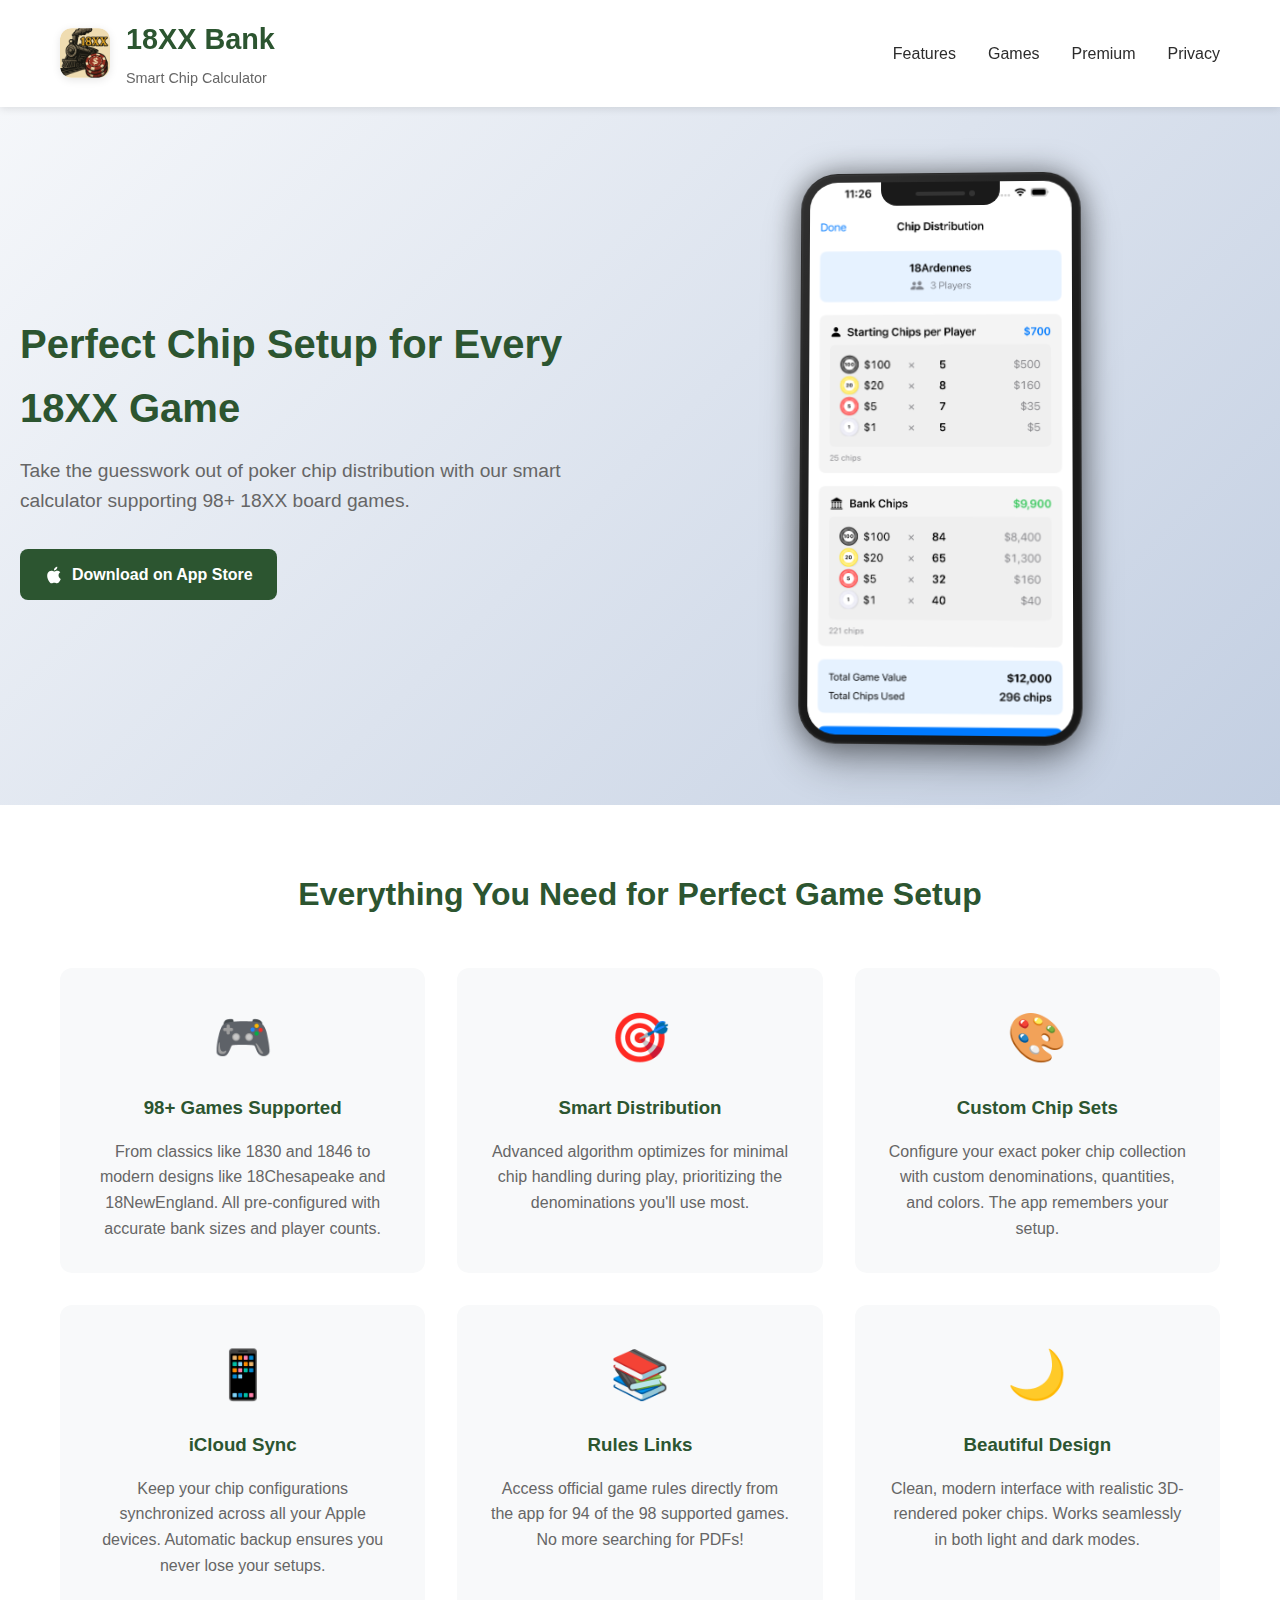
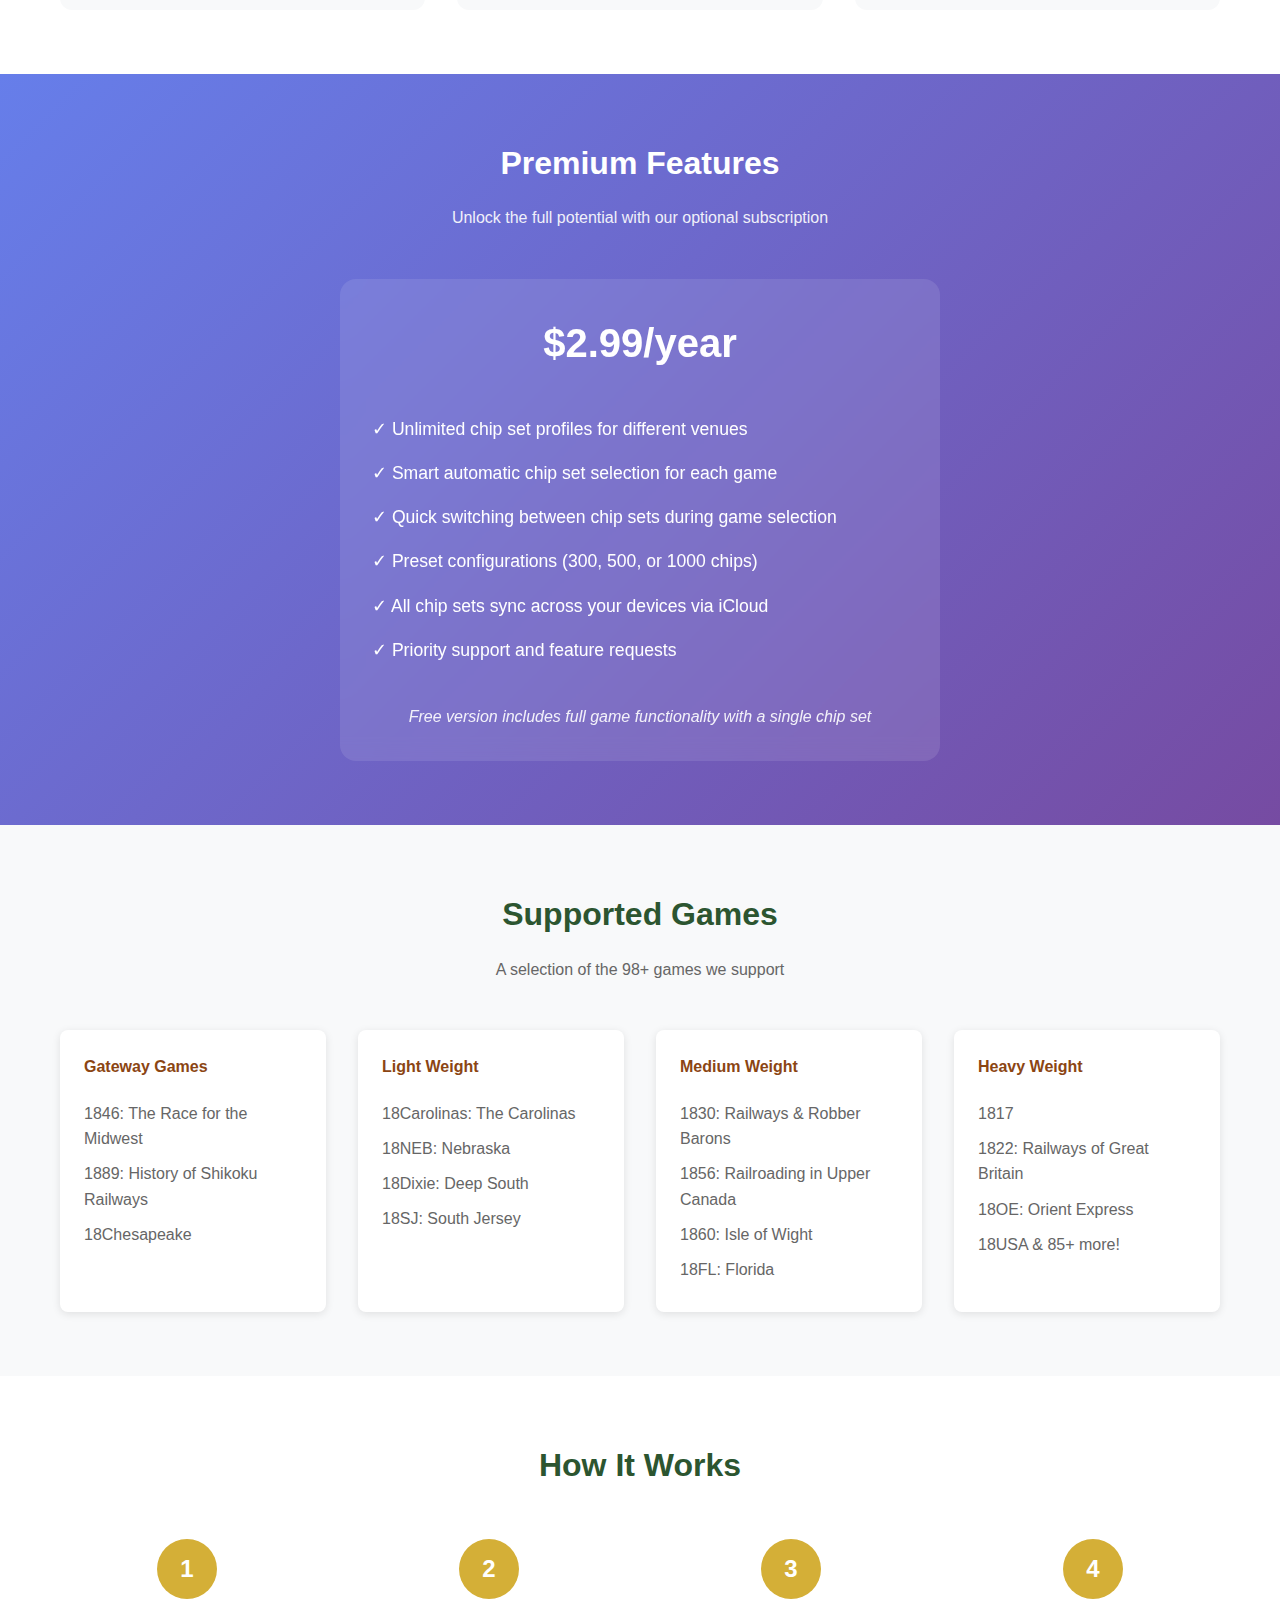
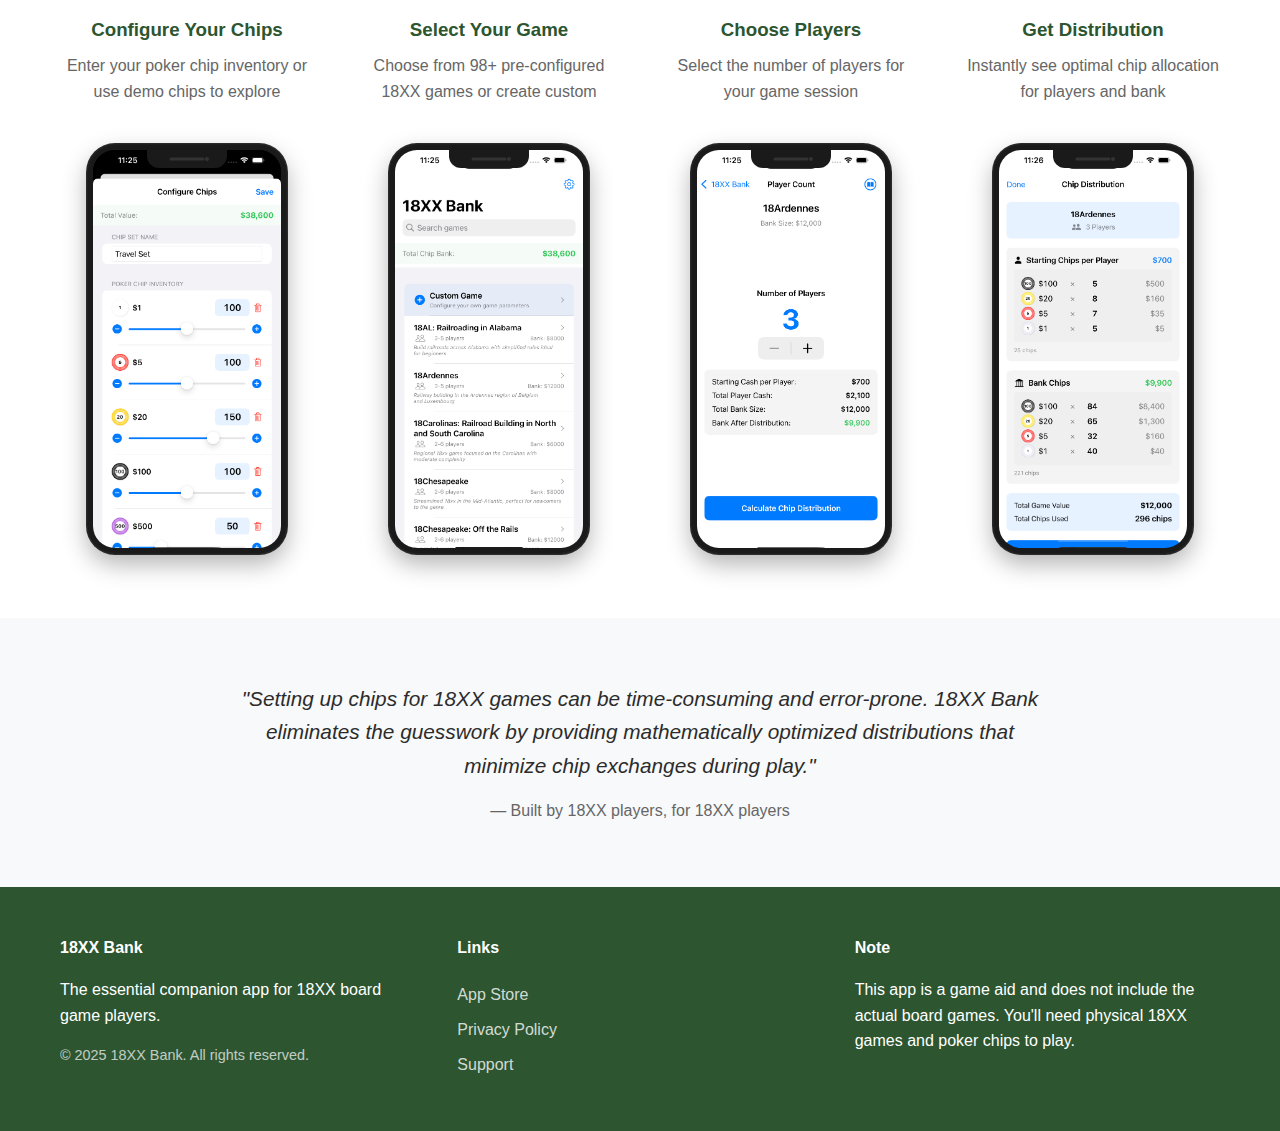
<file: index.html>
<!DOCTYPE html>
<html lang="en">
<head>
    <meta charset="UTF-8">
    <meta name="viewport" content="width=device-width, initial-scale=1.0">
    <title>18XX Bank - Smart Chip Calculator for 18XX Board Games</title>
    <meta name="description" content="The essential iOS companion app for 18XX board game players. Calculate optimal poker chip distributions for 98+ games instantly.">
    <link rel="stylesheet" href="styles.css">
    <link rel="apple-touch-icon" sizes="180x180" href="icon.png">
    <link rel="icon" type="image/png" sizes="32x32" href="icon.png">
</head>
<body>
    <header>
        <nav>
            <div class="nav-container">
                <div class="logo">
                    <img src="icon.png" alt="18XX Bank App Icon" class="header-icon">
                    <div>
                        <h1>18XX Bank</h1>
                        <span class="tagline">Smart Chip Calculator</span>
                    </div>
                </div>
                <div class="nav-links">
                    <a href="#features">Features</a>
                    <a href="#games">Games</a>
                    <a href="#premium">Premium</a>
                    <a href="privacy.html">Privacy</a>
                </div>
            </div>
        </nav>
    </header>

    <section class="hero">
        <div class="hero-content">
            <h2>Perfect Chip Setup for Every 18XX Game</h2>
            <p class="hero-subtitle">Take the guesswork out of poker chip distribution with our smart calculator supporting 98+ 18XX board games.</p>
            <div class="download-buttons">
                <a href="https://apps.apple.com/us/app/18xx-bank-chip-calculator/id6751824850" class="btn-primary">
                    <svg class="apple-logo" viewBox="0 0 24 24" fill="currentColor">
                        <path d="M18.71 19.5c-.83 1.24-1.71 2.45-3.05 2.47-1.34.03-1.77-.79-3.29-.79-1.53 0-2 .77-3.27.82-1.31.05-2.3-1.32-3.14-2.53C4.25 17 2.94 12.45 4.7 9.39c.87-1.52 2.43-2.48 4.12-2.51 1.28-.02 2.5.87 3.29.87.78 0 2.26-1.07 3.81-.91.65.03 2.47.26 3.64 1.98-.09.06-2.17 1.28-2.15 3.81.03 3.02 2.65 4.03 2.68 4.04-.03.07-.42 1.44-1.38 2.83M13 3.5c.73-.83 1.94-1.46 2.94-1.5.13 1.17-.34 2.35-1.04 3.19-.69.85-1.83 1.51-2.95 1.42-.15-1.15.41-2.35 1.05-3.11z"/>
                    </svg>
                    Download on App Store
                </a>
            </div>
        </div>
        <div class="hero-image">
            <div class="iphone-container">
                <div class="iphone">
                    <div class="iphone-notch"></div>
                    <div class="iphone-screen">
                        <img src="distribution_screen.png" alt="18XX Bank chip distribution screen showing 18Ardennes game setup">
                    </div>
                </div>
            </div>
        </div>
    </section>

    <section id="features" class="features">
        <div class="container">
            <h2>Everything You Need for Perfect Game Setup</h2>
            <div class="features-grid">
                <div class="feature-card">
                    <div class="feature-icon">🎮</div>
                    <h3>98+ Games Supported</h3>
                    <p>From classics like 1830 and 1846 to modern designs like 18Chesapeake and 18NewEngland. All pre-configured with accurate bank sizes and player counts.</p>
                </div>
                <div class="feature-card">
                    <div class="feature-icon">🎯</div>
                    <h3>Smart Distribution</h3>
                    <p>Advanced algorithm optimizes for minimal chip handling during play, prioritizing the denominations you'll use most.</p>
                </div>
                <div class="feature-card">
                    <div class="feature-icon">🎨</div>
                    <h3>Custom Chip Sets</h3>
                    <p>Configure your exact poker chip collection with custom denominations, quantities, and colors. The app remembers your setup.</p>
                </div>
                <div class="feature-card">
                    <div class="feature-icon">📱</div>
                    <h3>iCloud Sync</h3>
                    <p>Keep your chip configurations synchronized across all your Apple devices. Automatic backup ensures you never lose your setups.</p>
                </div>
                <div class="feature-card">
                    <div class="feature-icon">📚</div>
                    <h3>Rules Links</h3>
                    <p>Access official game rules directly from the app for 94 of the 98 supported games. No more searching for PDFs!</p>
                </div>
                <div class="feature-card">
                    <div class="feature-icon">🌙</div>
                    <h3>Beautiful Design</h3>
                    <p>Clean, modern interface with realistic 3D-rendered poker chips. Works seamlessly in both light and dark modes.</p>
                </div>
            </div>
        </div>
    </section>

    <section id="premium" class="premium">
        <div class="container">
            <h2>Premium Features</h2>
            <p class="premium-subtitle">Unlock the full potential with our optional subscription</p>
            <div class="premium-box">
                <div class="premium-content">
                    <h3>$2.99/year</h3>
                    <ul class="premium-features">
                        <li>✓ Unlimited chip set profiles for different venues</li>
                        <li>✓ Smart automatic chip set selection for each game</li>
                        <li>✓ Quick switching between chip sets during game selection</li>
                        <li>✓ Preset configurations (300, 500, or 1000 chips)</li>
                        <li>✓ All chip sets sync across your devices via iCloud</li>
                        <li>✓ Priority support and feature requests</li>
                    </ul>
                    <p class="free-note">Free version includes full game functionality with a single chip set</p>
                </div>
            </div>
        </div>
    </section>

    <section id="games" class="games">
        <div class="container">
            <h2>Supported Games</h2>
            <p class="games-subtitle">A selection of the 98+ games we support</p>
            <div class="games-grid">
                <div class="game-category">
                    <h4>Gateway Games</h4>
                    <ul>
                        <li>1846: The Race for the Midwest</li>
                        <li>1889: History of Shikoku Railways</li>
                        <li>18Chesapeake</li>
                    </ul>
                </div>
                <div class="game-category">
                    <h4>Light Weight</h4>
                    <ul>
                        <li>18Carolinas: The Carolinas</li>
                        <li>18NEB: Nebraska</li>
                        <li>18Dixie: Deep South</li>
                        <li>18SJ: South Jersey</li>
                    </ul>
                </div>
                <div class="game-category">
                    <h4>Medium Weight</h4>
                    <ul>
                        <li>1830: Railways & Robber Barons</li>
                        <li>1856: Railroading in Upper Canada</li>
                        <li>1860: Isle of Wight</li>
                        <li>18FL: Florida</li>
                    </ul>
                </div>
                <div class="game-category">
                    <h4>Heavy Weight</h4>
                    <ul>
                        <li>1817</li>
                        <li>1822: Railways of Great Britain</li>
                        <li>18OE: Orient Express</li>
                        <li>18USA & 85+ more!</li>
                    </ul>
                </div>
            </div>
        </div>
    </section>

    <section class="how-it-works">
        <div class="container">
            <h2>How It Works</h2>
            <div class="steps">
                <div class="step">
                    <div class="step-number">1</div>
                    <h3>Configure Your Chips</h3>
                    <p>Enter your poker chip inventory or use demo chips to explore</p>
                    <div class="step-iphone">
                        <div class="step-iphone-frame">
                            <div class="iphone-notch"></div>
                            <div class="iphone-screen">
                                <img src="step1.png" alt="Configure chips screen">
                            </div>
                        </div>
                    </div>
                </div>
                <div class="step">
                    <div class="step-number">2</div>
                    <h3>Select Your Game</h3>
                    <p>Choose from 98+ pre-configured 18XX games or create custom</p>
                    <div class="step-iphone">
                        <div class="step-iphone-frame">
                            <div class="iphone-notch"></div>
                            <div class="iphone-screen">
                                <img src="step2.png" alt="Game selection screen">
                            </div>
                        </div>
                    </div>
                </div>
                <div class="step">
                    <div class="step-number">3</div>
                    <h3>Choose Players</h3>
                    <p>Select the number of players for your game session</p>
                    <div class="step-iphone">
                        <div class="step-iphone-frame">
                            <div class="iphone-notch"></div>
                            <div class="iphone-screen">
                                <img src="step3.png" alt="Player count selection screen">
                            </div>
                        </div>
                    </div>
                </div>
                <div class="step">
                    <div class="step-number">4</div>
                    <h3>Get Distribution</h3>
                    <p>Instantly see optimal chip allocation for players and bank</p>
                    <div class="step-iphone">
                        <div class="step-iphone-frame">
                            <div class="iphone-notch"></div>
                            <div class="iphone-screen">
                                <img src="step4.png" alt="Chip distribution results screen">
                            </div>
                        </div>
                    </div>
                </div>
            </div>
        </div>
    </section>

    <section class="testimonial">
        <div class="container">
            <blockquote>
                <p>"Setting up chips for 18XX games can be time-consuming and error-prone. 18XX Bank eliminates the guesswork by providing mathematically optimized distributions that minimize chip exchanges during play."</p>
                <cite>— Built by 18XX players, for 18XX players</cite>
            </blockquote>
        </div>
    </section>

    <footer>
        <div class="container">
            <div class="footer-content">
                <div class="footer-section">
                    <h4>18XX Bank</h4>
                    <p>The essential companion app for 18XX board game players.</p>
                    <p class="copyright">© 2025 18XX Bank. All rights reserved.</p>
                </div>
                <div class="footer-section">
                    <h4>Links</h4>
                    <ul>
                        <li><a href="https://apps.apple.com/us/app/18xx-bank-chip-calculator/id6751824850">App Store</a></li>
                        <li><a href="privacy.html">Privacy Policy</a></li>
                        <li><a href="mailto:support@18xxbank.app">Support</a></li>
                    </ul>
                </div>
                <div class="footer-section">
                    <h4>Note</h4>
                    <p>This app is a game aid and does not include the actual board games. You'll need physical 18XX games and poker chips to play.</p>
                </div>
            </div>
        </div>
    </footer>
</body>
</html>
</file>
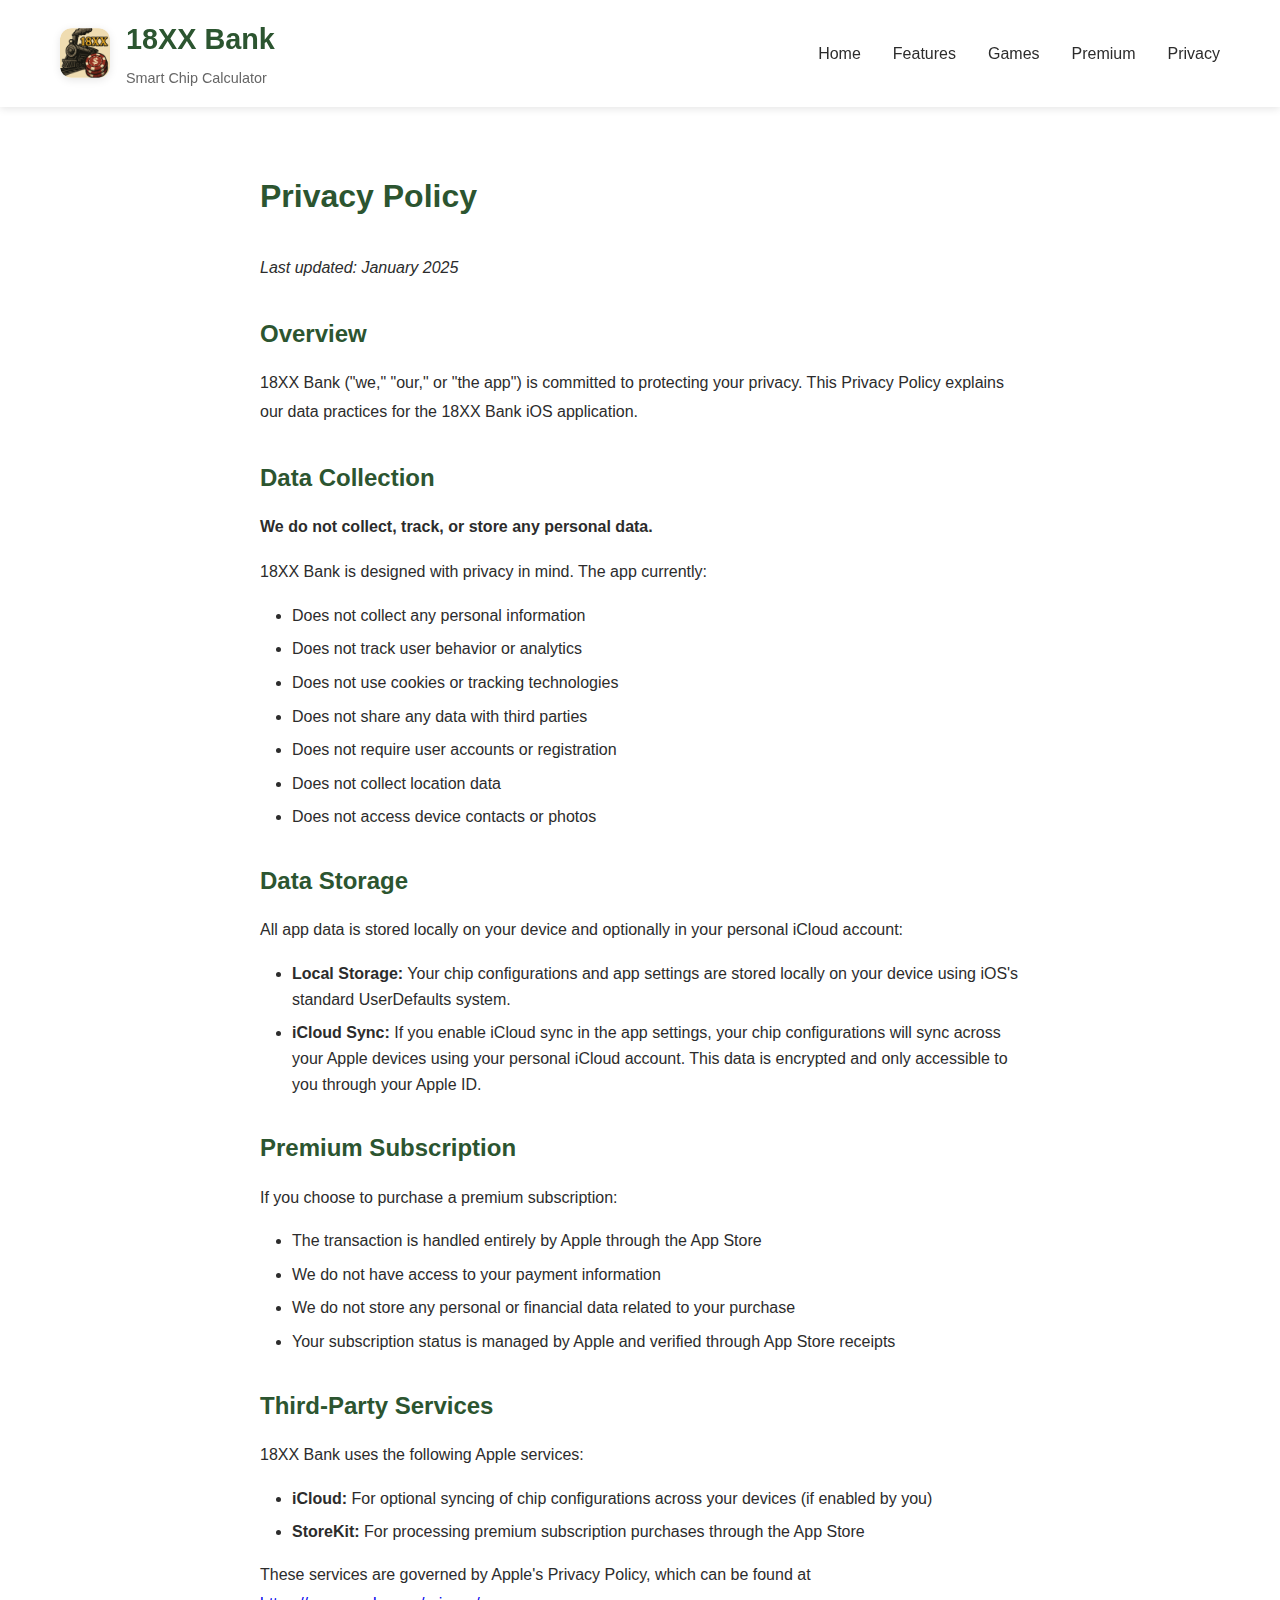
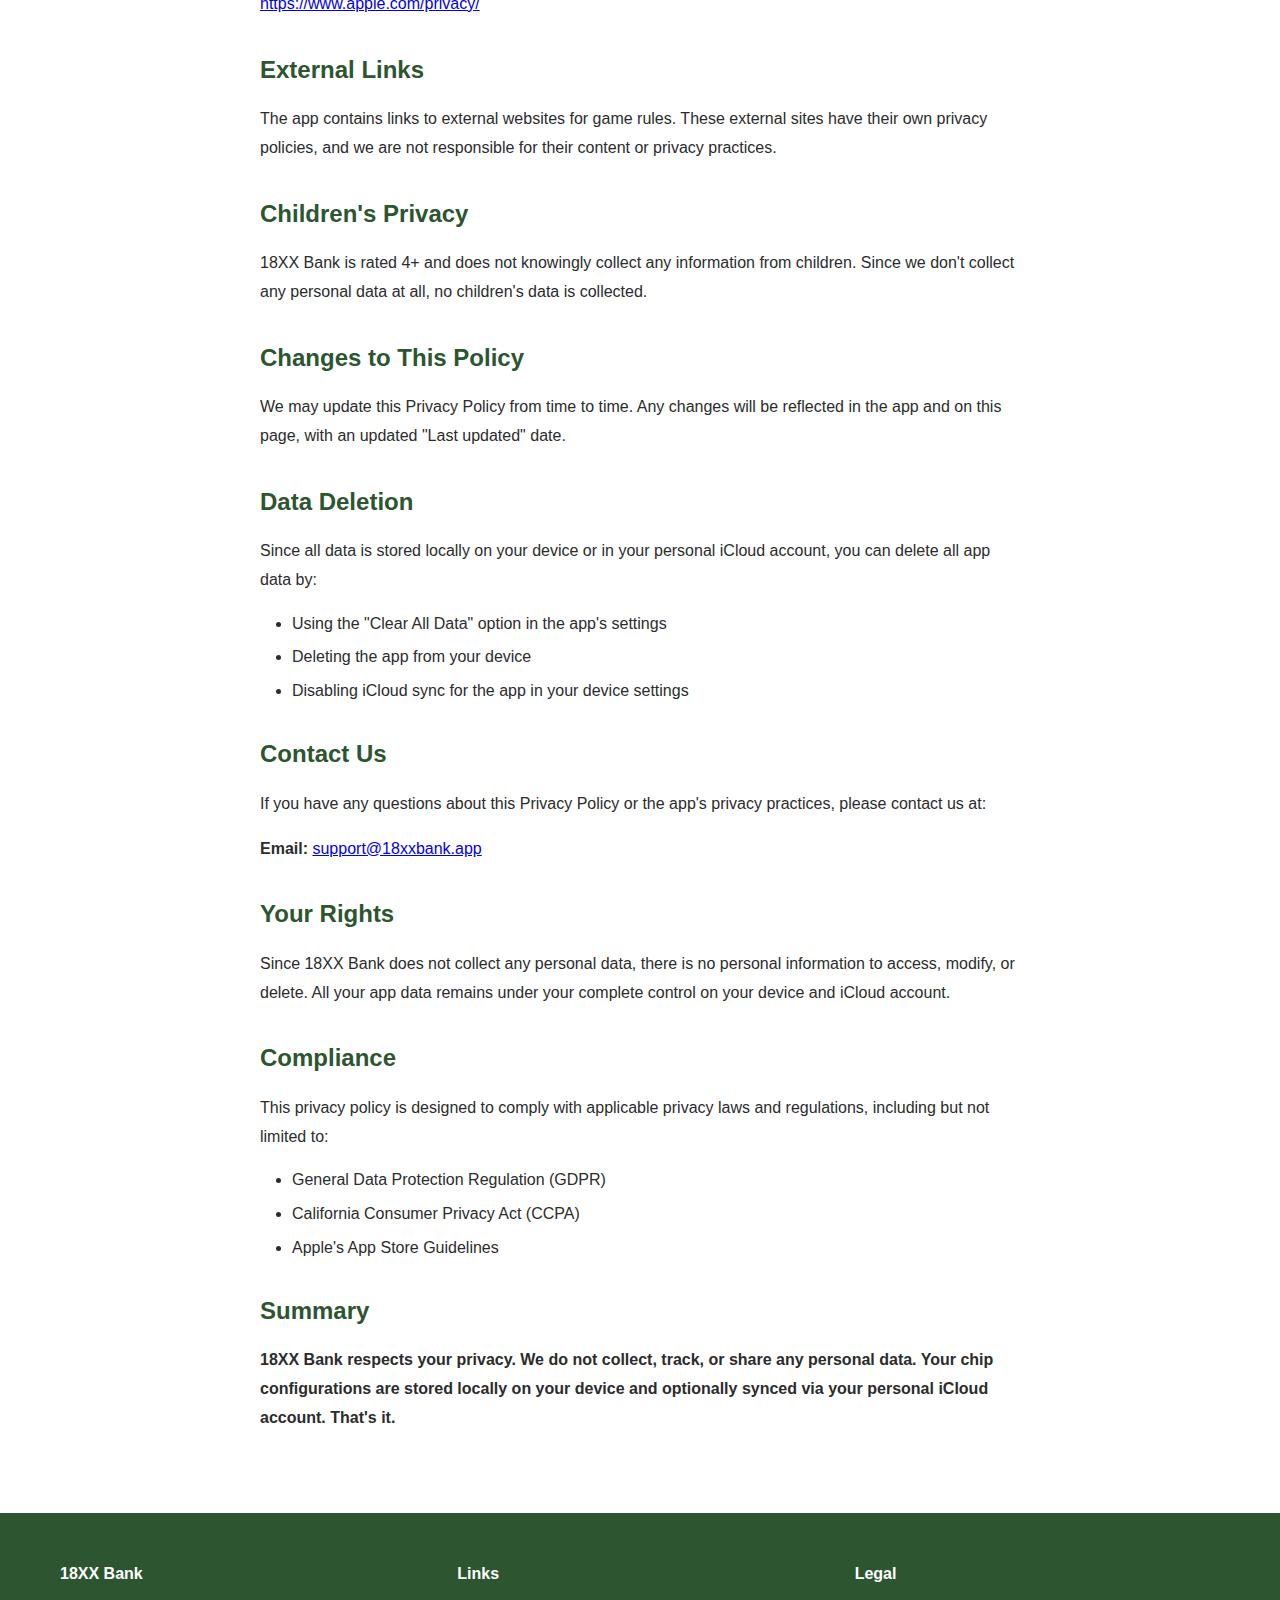
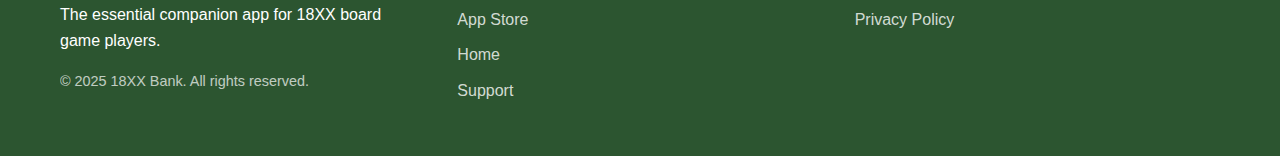
<file: privacy.html>
<!DOCTYPE html>
<html lang="en">
<head>
    <meta charset="UTF-8">
    <meta name="viewport" content="width=device-width, initial-scale=1.0">
    <title>Privacy Policy - 18XX Bank</title>
    <meta name="description" content="Privacy Policy for 18XX Bank - Smart Chip Calculator for 18XX Board Games">
    <link rel="stylesheet" href="styles.css">
    <link rel="apple-touch-icon" sizes="180x180" href="icon.png">
    <link rel="icon" type="image/png" sizes="32x32" href="icon.png">
    <style>
        .privacy-content {
            max-width: 800px;
            margin: 0 auto;
            padding: 4rem 20px;
        }
        .privacy-content h1 {
            color: var(--primary-color);
            margin-bottom: 2rem;
        }
        .privacy-content h2 {
            color: var(--primary-color);
            margin-top: 2rem;
            margin-bottom: 1rem;
        }
        .privacy-content p {
            color: var(--text-dark);
            margin-bottom: 1rem;
            line-height: 1.8;
        }
        .privacy-content ul {
            margin-left: 2rem;
            margin-bottom: 1rem;
        }
        .privacy-content li {
            color: var(--text-dark);
            margin-bottom: 0.5rem;
        }
        .last-updated {
            color: var(--text-light);
            font-style: italic;
            margin-bottom: 2rem;
        }
    </style>
</head>
<body>
    <header>
        <nav>
            <div class="nav-container">
                <div class="logo">
                    <img src="icon.png" alt="18XX Bank App Icon" class="header-icon">
                    <div>
                        <h1>18XX Bank</h1>
                        <span class="tagline">Smart Chip Calculator</span>
                    </div>
                </div>
                <div class="nav-links">
                    <a href="index.html">Home</a>
                    <a href="index.html#features">Features</a>
                    <a href="index.html#games">Games</a>
                    <a href="index.html#premium">Premium</a>
                    <a href="privacy.html">Privacy</a>
                </div>
            </div>
        </nav>
    </header>

    <div class="privacy-content">
        <h1>Privacy Policy</h1>
        <p class="last-updated">Last updated: January 2025</p>

        <h2>Overview</h2>
        <p>18XX Bank ("we," "our," or "the app") is committed to protecting your privacy. This Privacy Policy explains our data practices for the 18XX Bank iOS application.</p>

        <h2>Data Collection</h2>
        <p><strong>We do not collect, track, or store any personal data.</strong></p>
        <p>18XX Bank is designed with privacy in mind. The app currently:</p>
        <ul>
            <li>Does not collect any personal information</li>
            <li>Does not track user behavior or analytics</li>
            <li>Does not use cookies or tracking technologies</li>
            <li>Does not share any data with third parties</li>
            <li>Does not require user accounts or registration</li>
            <li>Does not collect location data</li>
            <li>Does not access device contacts or photos</li>
        </ul>

        <h2>Data Storage</h2>
        <p>All app data is stored locally on your device and optionally in your personal iCloud account:</p>
        <ul>
            <li><strong>Local Storage:</strong> Your chip configurations and app settings are stored locally on your device using iOS's standard UserDefaults system.</li>
            <li><strong>iCloud Sync:</strong> If you enable iCloud sync in the app settings, your chip configurations will sync across your Apple devices using your personal iCloud account. This data is encrypted and only accessible to you through your Apple ID.</li>
        </ul>

        <h2>Premium Subscription</h2>
        <p>If you choose to purchase a premium subscription:</p>
        <ul>
            <li>The transaction is handled entirely by Apple through the App Store</li>
            <li>We do not have access to your payment information</li>
            <li>We do not store any personal or financial data related to your purchase</li>
            <li>Your subscription status is managed by Apple and verified through App Store receipts</li>
        </ul>

        <h2>Third-Party Services</h2>
        <p>18XX Bank uses the following Apple services:</p>
        <ul>
            <li><strong>iCloud:</strong> For optional syncing of chip configurations across your devices (if enabled by you)</li>
            <li><strong>StoreKit:</strong> For processing premium subscription purchases through the App Store</li>
        </ul>
        <p>These services are governed by Apple's Privacy Policy, which can be found at <a href="https://www.apple.com/privacy/">https://www.apple.com/privacy/</a></p>

        <h2>External Links</h2>
        <p>The app contains links to external websites for game rules. These external sites have their own privacy policies, and we are not responsible for their content or privacy practices.</p>

        <h2>Children's Privacy</h2>
        <p>18XX Bank is rated 4+ and does not knowingly collect any information from children. Since we don't collect any personal data at all, no children's data is collected.</p>

        <h2>Changes to This Policy</h2>
        <p>We may update this Privacy Policy from time to time. Any changes will be reflected in the app and on this page, with an updated "Last updated" date.</p>

        <h2>Data Deletion</h2>
        <p>Since all data is stored locally on your device or in your personal iCloud account, you can delete all app data by:</p>
        <ul>
            <li>Using the "Clear All Data" option in the app's settings</li>
            <li>Deleting the app from your device</li>
            <li>Disabling iCloud sync for the app in your device settings</li>
        </ul>

        <h2>Contact Us</h2>
        <p>If you have any questions about this Privacy Policy or the app's privacy practices, please contact us at:</p>
        <p><strong>Email:</strong> <a href="mailto:support@18xxbank.app">support@18xxbank.app</a></p>

        <h2>Your Rights</h2>
        <p>Since 18XX Bank does not collect any personal data, there is no personal information to access, modify, or delete. All your app data remains under your complete control on your device and iCloud account.</p>

        <h2>Compliance</h2>
        <p>This privacy policy is designed to comply with applicable privacy laws and regulations, including but not limited to:</p>
        <ul>
            <li>General Data Protection Regulation (GDPR)</li>
            <li>California Consumer Privacy Act (CCPA)</li>
            <li>Apple's App Store Guidelines</li>
        </ul>

        <h2>Summary</h2>
        <p><strong>18XX Bank respects your privacy. We do not collect, track, or share any personal data. Your chip configurations are stored locally on your device and optionally synced via your personal iCloud account. That's it.</strong></p>
    </div>

    <footer>
        <div class="container">
            <div class="footer-content">
                <div class="footer-section">
                    <h4>18XX Bank</h4>
                    <p>The essential companion app for 18XX board game players.</p>
                    <p class="copyright">© 2025 18XX Bank. All rights reserved.</p>
                </div>
                <div class="footer-section">
                    <h4>Links</h4>
                    <ul>
                        <li><a href="https://apps.apple.com/us/app/18xx-bank-chip-calculator/id6751824850">App Store</a></li>
                        <li><a href="index.html">Home</a></li>
                        <li><a href="mailto:support@18xxbank.app">Support</a></li>
                    </ul>
                </div>
                <div class="footer-section">
                    <h4>Legal</h4>
                    <ul>
                        <li><a href="privacy.html">Privacy Policy</a></li>
                    </ul>
                </div>
            </div>
        </div>
    </footer>
</body>
</html>
</file>
<file: styles.css>
:root {
    --primary-color: #2c5530;
    --secondary-color: #8b4513;
    --accent-color: #d4af37;
    --text-dark: #2c2c2c;
    --text-light: #666666;
    --background: #ffffff;
    --card-background: #f8f9fa;
    --border-color: #e0e0e0;
    --shadow: 0 2px 8px rgba(0,0,0,0.1);
    --shadow-hover: 0 4px 16px rgba(0,0,0,0.15);
}

* {
    margin: 0;
    padding: 0;
    box-sizing: border-box;
}

body {
    font-family: -apple-system, BlinkMacSystemFont, 'Segoe UI', Roboto, Helvetica, Arial, sans-serif;
    line-height: 1.6;
    color: var(--text-dark);
    background: var(--background);
}

.container {
    max-width: 1200px;
    margin: 0 auto;
    padding: 0 20px;
}

/* Header and Navigation */
header {
    background: white;
    box-shadow: var(--shadow);
    position: sticky;
    top: 0;
    z-index: 100;
}

.nav-container {
    max-width: 1200px;
    margin: 0 auto;
    padding: 1rem 20px;
    display: flex;
    justify-content: space-between;
    align-items: center;
}

.logo {
    display: flex;
    align-items: center;
    gap: 1rem;
}

.header-icon {
    width: 50px;
    height: 50px;
    border-radius: 12px;
    box-shadow: 0 2px 8px rgba(0,0,0,0.1);
}

.logo h1 {
    color: var(--primary-color);
    font-size: 1.8rem;
    margin-bottom: 0.2rem;
}

.tagline {
    color: var(--text-light);
    font-size: 0.9rem;
}

.nav-links {
    display: flex;
    gap: 2rem;
}

.nav-links a {
    color: var(--text-dark);
    text-decoration: none;
    font-weight: 500;
    transition: color 0.3s;
}

.nav-links a:hover {
    color: var(--primary-color);
}

/* Hero Section */
.hero {
    padding: 4rem 20px;
    background: linear-gradient(135deg, #f5f7fa 0%, #c3cfe2 100%);
    display: flex;
    align-items: center;
    min-height: 500px;
}

.hero-content {
    flex: 1;
    max-width: 600px;
    margin: 0 auto;
}

.hero h2 {
    font-size: 2.5rem;
    color: var(--primary-color);
    margin-bottom: 1rem;
}

.hero-subtitle {
    font-size: 1.2rem;
    color: var(--text-light);
    margin-bottom: 2rem;
}

.download-buttons {
    display: flex;
    gap: 1rem;
    flex-wrap: wrap;
}

.btn-primary, .btn-secondary {
    display: inline-flex;
    align-items: center;
    gap: 0.5rem;
    padding: 0.8rem 1.5rem;
    border-radius: 8px;
    text-decoration: none;
    font-weight: 600;
    transition: transform 0.2s, box-shadow 0.2s;
}

.btn-primary {
    background: var(--primary-color);
    color: white;
}

.btn-secondary {
    background: white;
    color: var(--text-dark);
    border: 2px solid var(--border-color);
}

.btn-primary:hover, .btn-secondary:hover {
    transform: translateY(-2px);
    box-shadow: var(--shadow-hover);
}

.apple-logo, .github-logo {
    width: 20px;
    height: 20px;
}

.hero-image {
    flex: 1;
    display: flex;
    justify-content: center;
    align-items: center;
}

/* iPhone Mockup Styles */
.iphone-container {
    display: flex;
    justify-content: center;
    align-items: center;
    perspective: 1000px;
}

.iphone {
    width: 280px;
    height: 570px;
    background: #1a1a1a;
    border-radius: 36px;
    padding: 8px;
    box-shadow:
        inset 0 0 3px 0 rgba(255, 255, 255, 0.1),
        0 0 0 1px #2a2a2a,
        0 0 30px 0 rgba(0, 0, 0, 0.5),
        0 20px 40px 0 rgba(0, 0, 0, 0.3);
    position: relative;
    transform: rotateY(-2deg) rotateX(2deg);
}

.iphone::before {
    content: '';
    position: absolute;
    top: 0;
    left: 0;
    right: 0;
    bottom: 0;
    background: linear-gradient(135deg,
        rgba(255, 255, 255, 0.1) 0%,
        transparent 50%,
        rgba(0, 0, 0, 0.1) 100%);
    border-radius: 36px;
    pointer-events: none;
}

.iphone-notch {
    position: absolute;
    top: 8px;
    left: 50%;
    transform: translateX(-50%);
    width: 120px;
    height: 24px;
    background: #1a1a1a;
    border-radius: 0 0 16px 16px;
    z-index: 10;
}

.iphone-notch::before {
    content: '';
    position: absolute;
    top: 50%;
    left: 50%;
    transform: translate(-50%, -50%);
    width: 50px;
    height: 4px;
    background: #333;
    border-radius: 2px;
}

.iphone-notch::after {
    content: '';
    position: absolute;
    top: 50%;
    right: 25px;
    transform: translateY(-50%);
    width: 6px;
    height: 6px;
    background: #333;
    border-radius: 50%;
}

.iphone-screen {
    width: 100%;
    height: 100%;
    background: #000;
    border-radius: 28px;
    overflow: hidden;
    position: relative;
}

.iphone-screen img {
    width: 100%;
    height: 100%;
    object-fit: cover;
    display: block;
}

.iphone-screen::after {
    content: '';
    position: absolute;
    bottom: 8px;
    left: 50%;
    transform: translateX(-50%);
    width: 100px;
    height: 3px;
    background: rgba(255, 255, 255, 0.2);
    border-radius: 2px;
}

/* Features Section */
.features {
    padding: 4rem 0;
    background: var(--background);
}

.features h2 {
    text-align: center;
    font-size: 2rem;
    color: var(--primary-color);
    margin-bottom: 3rem;
}

.features-grid {
    display: grid;
    grid-template-columns: repeat(auto-fit, minmax(300px, 1fr));
    gap: 2rem;
}

.feature-card {
    background: var(--card-background);
    padding: 2rem;
    border-radius: 12px;
    text-align: center;
    transition: transform 0.3s, box-shadow 0.3s;
}

.feature-card:hover {
    transform: translateY(-5px);
    box-shadow: var(--shadow-hover);
}

.feature-icon {
    font-size: 3rem;
    margin-bottom: 1rem;
}

.feature-card h3 {
    color: var(--primary-color);
    margin-bottom: 1rem;
}

.feature-card p {
    color: var(--text-light);
}

/* Premium Section */
.premium {
    padding: 4rem 0;
    background: linear-gradient(135deg, #667eea 0%, #764ba2 100%);
    color: white;
}

.premium h2 {
    text-align: center;
    font-size: 2rem;
    margin-bottom: 1rem;
}

.premium-subtitle {
    text-align: center;
    margin-bottom: 3rem;
    opacity: 0.9;
}

.premium-box {
    max-width: 600px;
    margin: 0 auto;
    background: rgba(255,255,255,0.1);
    border-radius: 16px;
    padding: 2rem;
    backdrop-filter: blur(10px);
}

.premium-content h3 {
    font-size: 2.5rem;
    text-align: center;
    margin-bottom: 2rem;
}

.premium-features {
    list-style: none;
    margin-bottom: 2rem;
}

.premium-features li {
    padding: 0.5rem 0;
    font-size: 1.1rem;
}

.free-note {
    text-align: center;
    opacity: 0.9;
    font-style: italic;
}

/* Games Section */
.games {
    padding: 4rem 0;
    background: var(--card-background);
}

.games h2 {
    text-align: center;
    font-size: 2rem;
    color: var(--primary-color);
    margin-bottom: 1rem;
}

.games-subtitle {
    text-align: center;
    color: var(--text-light);
    margin-bottom: 3rem;
}

.games-grid {
    display: grid;
    grid-template-columns: repeat(auto-fit, minmax(250px, 1fr));
    gap: 2rem;
}

.game-category {
    background: white;
    padding: 1.5rem;
    border-radius: 8px;
    box-shadow: var(--shadow);
}

.game-category h4 {
    color: var(--secondary-color);
    margin-bottom: 1rem;
}

.game-category ul {
    list-style: none;
}

.game-category li {
    padding: 0.3rem 0;
    color: var(--text-light);
}

/* How It Works */
.how-it-works {
    padding: 4rem 0;
    background: var(--background);
}

.how-it-works h2 {
    text-align: center;
    font-size: 2rem;
    color: var(--primary-color);
    margin-bottom: 3rem;
}

.steps {
    display: grid;
    grid-template-columns: repeat(auto-fit, minmax(250px, 1fr));
    gap: 3rem;
}

.step {
    text-align: center;
    display: flex;
    flex-direction: column;
    align-items: center;
}

.step-number {
    width: 60px;
    height: 60px;
    background: var(--accent-color);
    color: white;
    border-radius: 50%;
    display: flex;
    align-items: center;
    justify-content: center;
    font-size: 1.5rem;
    font-weight: bold;
    margin: 0 auto 1rem;
}

.step h3 {
    color: var(--primary-color);
    margin-bottom: 0.5rem;
}

.step p {
    color: var(--text-light);
    margin-bottom: 1.5rem;
}

/* Step iPhone Mockups */
.step-iphone {
    display: flex;
    justify-content: center;
    align-items: center;
    margin-top: 1rem;
}

.step-iphone-frame {
    width: 200px;
    height: 410px;
    background: #1a1a1a;
    border-radius: 28px;
    padding: 6px;
    box-shadow:
        inset 0 0 2px 0 rgba(255, 255, 255, 0.1),
        0 0 0 1px #2a2a2a,
        0 10px 25px 0 rgba(0, 0, 0, 0.3);
    position: relative;
}

.step-iphone-frame .iphone-notch {
    position: absolute;
    top: 6px;
    left: 50%;
    transform: translateX(-50%);
    width: 80px;
    height: 18px;
    background: #1a1a1a;
    border-radius: 0 0 12px 12px;
    z-index: 10;
}

.step-iphone-frame .iphone-notch::before {
    content: '';
    position: absolute;
    top: 50%;
    left: 50%;
    transform: translate(-50%, -50%);
    width: 35px;
    height: 3px;
    background: #333;
    border-radius: 2px;
}

.step-iphone-frame .iphone-notch::after {
    content: '';
    position: absolute;
    top: 50%;
    right: 18px;
    transform: translateY(-50%);
    width: 4px;
    height: 4px;
    background: #333;
    border-radius: 50%;
}

.step-iphone-frame .iphone-screen {
    width: 100%;
    height: 100%;
    background: #000;
    border-radius: 22px;
    overflow: hidden;
    position: relative;
}

.step-iphone-frame .iphone-screen img {
    width: 100%;
    height: 100%;
    object-fit: cover;
    display: block;
}

.step-iphone-frame .iphone-screen::after {
    content: '';
    position: absolute;
    bottom: 6px;
    left: 50%;
    transform: translateX(-50%);
    width: 70px;
    height: 2px;
    background: rgba(255, 255, 255, 0.2);
    border-radius: 1px;
}

/* Testimonial */
.testimonial {
    padding: 4rem 0;
    background: var(--card-background);
}

blockquote {
    max-width: 800px;
    margin: 0 auto;
    text-align: center;
    font-size: 1.3rem;
    color: var(--text-dark);
    font-style: italic;
}

blockquote cite {
    display: block;
    margin-top: 1rem;
    font-size: 1rem;
    color: var(--text-light);
    font-style: normal;
}

/* Footer */
footer {
    background: var(--primary-color);
    color: white;
    padding: 3rem 0;
}

.footer-content {
    display: grid;
    grid-template-columns: repeat(auto-fit, minmax(250px, 1fr));
    gap: 2rem;
}

.footer-section h4 {
    margin-bottom: 1rem;
}

.footer-section ul {
    list-style: none;
}

.footer-section li {
    padding: 0.3rem 0;
}

.footer-section a {
    color: rgba(255,255,255,0.8);
    text-decoration: none;
    transition: color 0.3s;
}

.footer-section a:hover {
    color: white;
}

.copyright {
    margin-top: 1rem;
    opacity: 0.7;
    font-size: 0.9rem;
}

/* Responsive Design */
@media (max-width: 768px) {
    .nav-links {
        gap: 1rem;
        font-size: 0.9rem;
    }

    .hero {
        flex-direction: column;
        text-align: center;
    }

    .hero h2 {
        font-size: 2rem;
    }

    .iphone {
        width: 220px;
        height: 450px;
        margin-top: 2rem;
        transform: none;
    }

    .iphone-notch {
        width: 100px;
        height: 20px;
    }

    .iphone-screen::after {
        width: 80px;
        height: 2px;
        bottom: 6px;
    }

    .download-buttons {
        justify-content: center;
    }

    .features-grid {
        grid-template-columns: 1fr;
    }

    .steps {
        grid-template-columns: 1fr;
    }

    .step-iphone-frame {
        width: 160px;
        height: 330px;
    }

    .step-iphone-frame .iphone-notch {
        width: 65px;
        height: 14px;
    }
}

@media (max-width: 480px) {
    .nav-container {
        flex-direction: column;
        gap: 1rem;
    }

    .header-icon {
        width: 40px;
        height: 40px;
    }

    .hero h2 {
        font-size: 1.5rem;
    }

    .hero-subtitle {
        font-size: 1rem;
    }

    .btn-primary, .btn-secondary {
        width: 100%;
        justify-content: center;
    }
}
</file>
